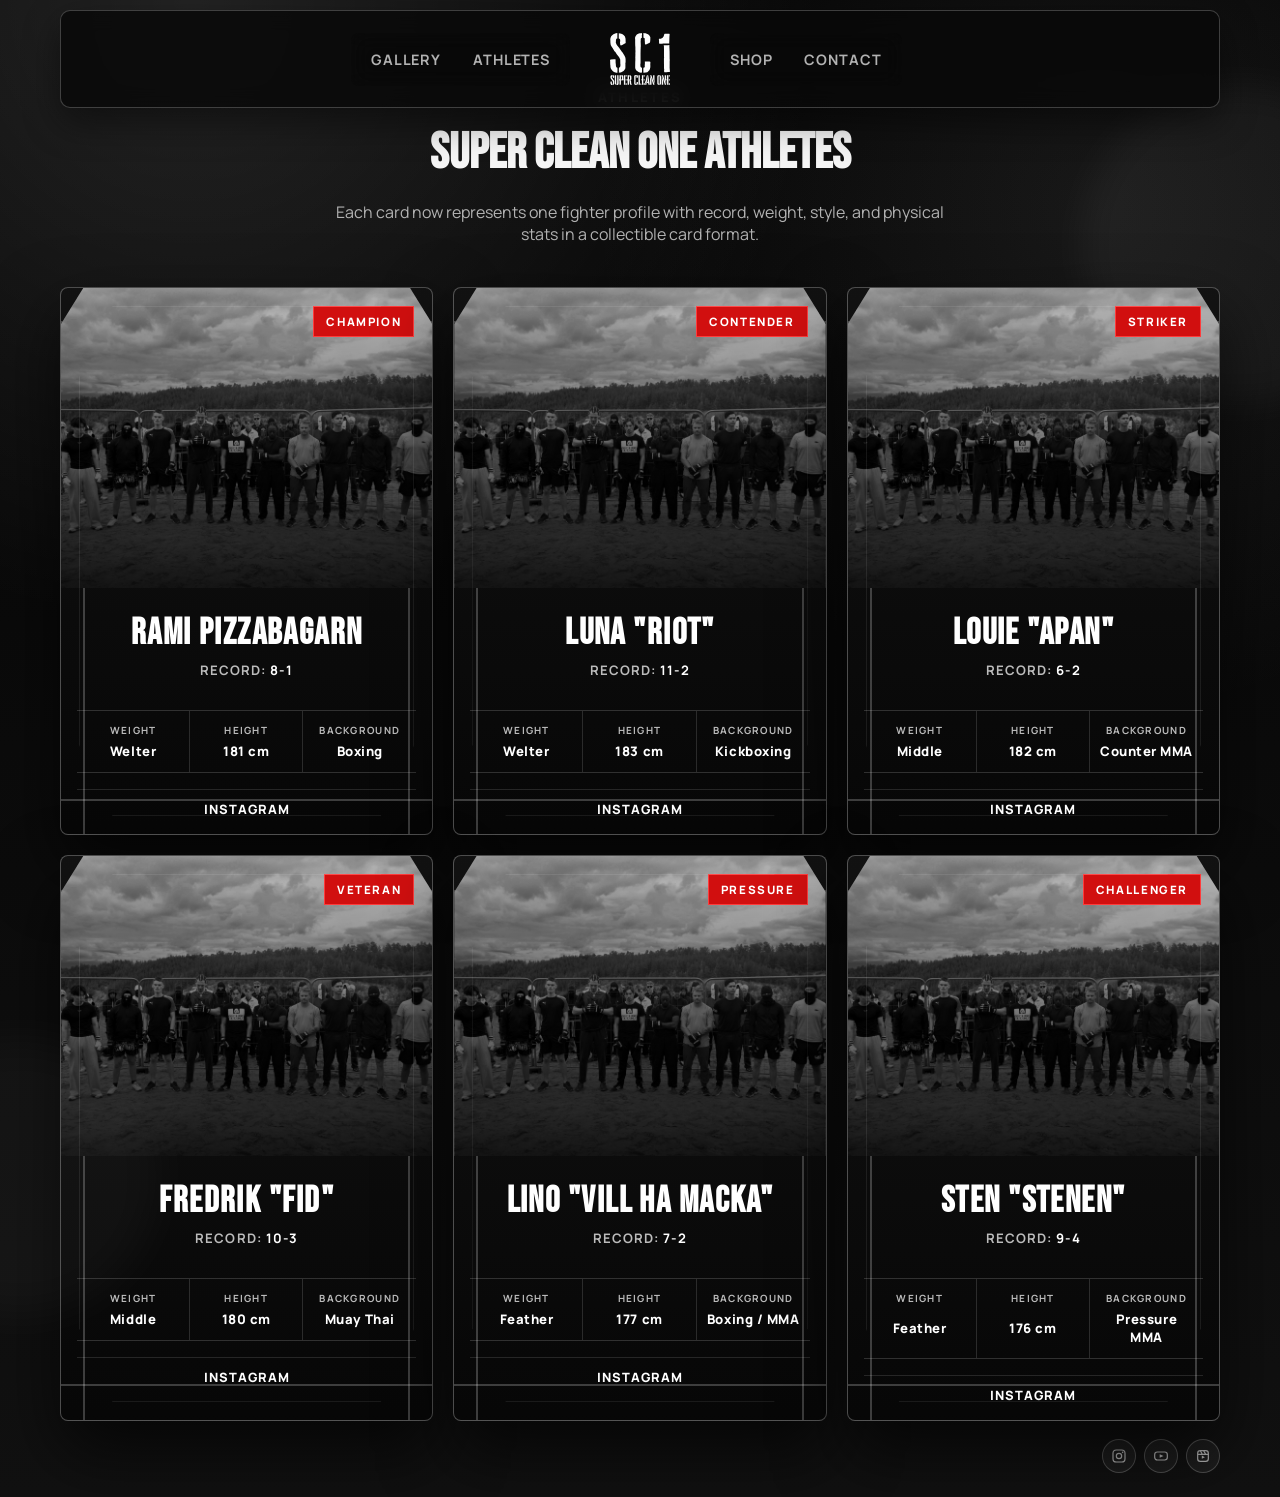
<file: athletes.html>
<!doctype html>
<html lang="en">
	<head>
		<meta charset="UTF-8" />
		<meta name="viewport" content="width=device-width, initial-scale=1.0" />
		<title>SC1 | Athletes</title>
		<meta
			name="description"
			content="SC1 athletes showcase with a brutalist MMA trading-card style UI mockup."
		/>
		<link rel="preconnect" href="https://fonts.googleapis.com" />
		<link rel="preconnect" href="https://fonts.gstatic.com" crossorigin />
		<link
			href="https://fonts.googleapis.com/css2?family=Bebas+Neue&family=Cinzel:wght@600;700;800&family=Manrope:wght@400;500;600;700;800&display=swap"
			rel="stylesheet"
		/>
		<link rel="stylesheet" href="style.css" />
		<link rel="icon" href="favicon.ico" type="image/x-icon" />
		<style>
			.athletes-shell {
				padding-top: 44px;
			}

			.athletes-shell .section-heading {
				justify-items: center;
				text-align: center;
			}

			.athletes-lead {
				margin: 14px auto 24px;
				max-width: 64ch;
				text-align: center;
			}

			.fight-card-grid {
				display: grid;
				grid-template-columns: repeat(3, minmax(0, 1fr));
				gap: 20px;
			}

			.fight-card-frame {
				position: relative;
				display: flex;
				flex-direction: column;
				min-height: 520px;
				border: 1px solid rgba(255, 255, 255, 0.28);
				border-radius: 8px;
				background: linear-gradient(180deg, rgba(18, 18, 18, 0.96), rgba(7, 7, 7, 0.98));
				box-shadow: 0 30px 70px rgba(0, 0, 0, 0.65);
				overflow: hidden;
			}

			.fight-card-frame::before {
				content: "";
				position: absolute;
				inset: 0;
				pointer-events: none;
				background:
					linear-gradient(90deg, transparent 0, transparent 6%, rgba(255, 255, 255, 0.22) 6%, rgba(255, 255, 255, 0.22) 6.5%, transparent 6.5%, transparent 93.5%, rgba(255, 255, 255, 0.22) 93.5%, rgba(255, 255, 255, 0.22) 94%, transparent 94%),
					linear-gradient(180deg, transparent 0, transparent 6%, rgba(255, 255, 255, 0.22) 6%, rgba(255, 255, 255, 0.22) 6.4%, transparent 6.4%, transparent 93.6%, rgba(255, 255, 255, 0.22) 93.6%, rgba(255, 255, 255, 0.22) 94%, transparent 94%);
			}

			.fight-card-frame::after {
				content: "";
				position: absolute;
				inset: 18px;
				border: 1px solid rgba(255, 255, 255, 0.08);
				clip-path: polygon(10% 0, 90% 0, 100% 14%, 100% 86%, 90% 100%, 10% 100%, 0 86%, 0 14%);
				pointer-events: none;
			}

			.fighter-portrait-wrap {
				position: relative;
				height: clamp(220px, 26vw, 300px);
				background: #080808;
				clip-path: polygon(6% 0, 94% 0, 100% 12%, 100% 100%, 0 100%, 0 12%);
			}

			.fighter-portrait {
				width: 100%;
				height: 100%;
				object-fit: cover;
				object-position: center 20%;
				filter: grayscale(1) contrast(1.08) brightness(0.9);
			}

			.portrait-vignette {
				position: absolute;
				inset: 0;
				background: linear-gradient(180deg, rgba(0, 0, 0, 0.16), rgba(0, 0, 0, 0.58) 68%, rgba(0, 0, 0, 0.86));
			}

			.champion-badge {
				position: absolute;
				top: 18px;
				right: 18px;
				margin: 0;
				padding: 7px 12px;
				border: 1px solid #ff3b3b;
				background: #d10f0f;
				color: #fff;
				font-size: 0.72rem;
				font-weight: 800;
				letter-spacing: 0.14em;
				text-transform: uppercase;
			}

			.fighter-summary {
				display: grid;
				align-content: center;
				justify-items: center;
				text-align: center;
				gap: 10px;
				min-height: 112px;
				padding: 18px 16px 10px;
			}

			.fighter-name {
				margin: 0;
				font-family: "Bebas Neue", Impact, sans-serif;
				font-size: clamp(1.5rem, 3.2vw, 2.25rem);
				letter-spacing: 0.04em;
				line-height: 0.95;
				color: #fff;
			}

			.fighter-record {
				margin: 0;
				color: #f2f2f2;
				font-size: 0.82rem;
				font-weight: 800;
				letter-spacing: 0.08em;
				text-transform: uppercase;
			}

			.fighter-record em {
				font-style: normal;
				color: #bcbcbc;
				font-weight: 700;
			}

			.fighter-record strong {
				color: #fff;
			}

			.stat-grid {
				display: grid;
				grid-template-columns: repeat(3, minmax(0, 1fr));
				border-top: 1px solid rgba(255, 255, 255, 0.16);
				border-bottom: 1px solid rgba(255, 255, 255, 0.16);
				margin: 10px 16px 16px;
			}

			.stat-cell {
				padding: 12px 10px;
				border-right: 1px solid rgba(255, 255, 255, 0.14);
				display: grid;
				gap: 5px;
				text-align: center;
			}

			.stat-cell:last-child {
				border-right: 0;
			}

			.stat-label {
				margin: 0;
				color: #bbbbbb;
				font-size: 0.62rem;
				font-weight: 700;
				letter-spacing: 0.13em;
				text-transform: uppercase;
			}

			.stat-value {
				margin: 0;
				color: #ffffff;
				font-size: 0.82rem;
				font-weight: 800;
				letter-spacing: 0.04em;
			}

			.fighter-social-row {
				display: flex;
				align-items: center;
				justify-content: center;
				gap: 10px;
				margin: 0 16px 16px;
				padding-top: 10px;
				border-top: 1px solid rgba(255, 255, 255, 0.12);
			}

			.fighter-social-label {
				display: none;
			}

			.fighter-social-link {
				color: #ffffff;
				font-size: 0.8rem;
				font-weight: 800;
				letter-spacing: 0.08em;
				text-transform: uppercase;
			}

			.fighter-social-link:hover {
				color: #dcdcdc;
			}

			.mockup-note {
				margin: 12px 0 0;
				color: #9e9e9e;
				font-size: 0.82rem;
				letter-spacing: 0.06em;
				text-transform: uppercase;
			}

			@media (max-width: 1100px) {
				.fight-card-grid {
					grid-template-columns: repeat(2, minmax(0, 1fr));
				}

				.fight-card-frame {
					min-height: 500px;
				}

				.fighter-portrait-wrap {
					height: clamp(230px, 32vw, 300px);
				}
			}

			@media (max-width: 900px) {
				.stat-grid {
					grid-template-columns: repeat(2, minmax(0, 1fr));
				}

				.stat-cell:nth-child(2n) {
					border-right: 0;
				}

				.stat-cell:nth-child(-n + 2) {
					border-bottom: 1px solid rgba(255, 255, 255, 0.14);
				}
			}

			@media (max-width: 760px) {
				.fight-card-frame {
					min-height: 0;
				}

				.fight-card-grid {
					grid-template-columns: 1fr;
				}

				.athletes-shell {
					padding-top: 28px;
				}

				.fight-card-grid {
					gap: 14px;
				}

				.champion-badge {
					top: 12px;
					right: 12px;
				}
			}
		</style>
	</head>
	<body>
		<div class="page-shell">
			<header class="site-header wrap">
				<nav class="site-nav site-nav-desktop site-nav-left" aria-label="Primary left">
					<a href="gallery.html">Gallery</a>
					<a class="active" href="athletes.html">Athletes</a>
				</nav>

				<a class="brand" href="index.html" aria-label="SC1 home">
					<img class="brand-logo" src="sc1.svg" alt="SC1 logo" />
				</a>

				<nav class="site-nav site-nav-desktop site-nav-right" aria-label="Primary right">
					<a href="webshop.html">Shop</a>
					<a href="contact.html">Contact</a>
				</nav>

				<button class="nav-toggle" type="button" aria-expanded="false" aria-controls="primaryNav" aria-label="Toggle navigation menu">
					<span class="nav-toggle-icon" aria-hidden="true"></span>
					<span class="nav-toggle-label">Menu</span>
				</button>

				<nav class="site-nav" id="primaryNav" aria-label="Primary mobile">
					<button class="menu-close" type="button" aria-label="Close navigation menu">
						<span aria-hidden="true">Close</span>
					</button>
					<a href="gallery.html">Gallery</a>
					<a class="active" href="athletes.html">Athletes</a>
					<a href="webshop.html">Shop</a>
					<a href="contact.html">Contact</a>
				</nav>
			</header>

			<main id="top" class="athletes-shell">
				<section class="section wrap" aria-labelledby="athletes-title">
					<div class="section-heading">
						<p class="eyebrow">Athletes</p>
						<h2 id="athletes-title">Super Clean One Athletes</h2>
						<p class="athletes-lead">Each card now represents one fighter profile with record, weight, style, and physical stats in a collectible card format.</p>
					</div>

					<div class="fight-card-grid">
						<article class="fight-card-frame" aria-label="Rami Northside fighter card">
							<div class="fighter-portrait-wrap">
								<img class="fighter-portrait" src="sc3.jpg" alt="Rami Northside fighter portrait" />
								<div class="portrait-vignette" aria-hidden="true"></div>
								<p class="champion-badge">Champion</p>
							</div>

							<div class="fighter-summary">
								<h3 class="fighter-name">RAMI PizzabagarN</h3>
								<p class="fighter-record"><em>Record:</em> <strong>8-1</strong></p>
							</div>

							<div class="stat-grid" role="list" aria-label="Fighter statistics">
								<div class="stat-cell" role="listitem"><p class="stat-label">Weight</p><p class="stat-value">Welter</p></div>
								<div class="stat-cell" role="listitem"><p class="stat-label">Height</p><p class="stat-value">181 cm</p></div>
								<div class="stat-cell" role="listitem"><p class="stat-label">Background</p><p class="stat-value">Boxing</p></div>
							</div>
							<div class="fighter-social-row">
								<p class="fighter-social-label">Social Media</p>
								<a class="fighter-social-link" href="https://www.instagram.com/sc1simon" target="_blank" rel="noopener noreferrer">Instagram</a>
							</div>
						</article>

						<article class="fight-card-frame" aria-label="Leon Riot fighter card">
							<div class="fighter-portrait-wrap">
								<img class="fighter-portrait" src="sc3.jpg" style="object-position: center 38%;" alt="Leon Riot fighter portrait" />
								<div class="portrait-vignette" aria-hidden="true"></div>
								<p class="champion-badge">Contender</p>
							</div>

							<div class="fighter-summary">
								<h3 class="fighter-name">Luna "RIOT"</h3>
								<p class="fighter-record"><em>Record:</em> <strong>11-2</strong></p>
							</div>

							<div class="stat-grid" role="list" aria-label="Fighter statistics">
								<div class="stat-cell" role="listitem"><p class="stat-label">Weight</p><p class="stat-value">Welter</p></div>
								<div class="stat-cell" role="listitem"><p class="stat-label">Height</p><p class="stat-value">183 cm</p></div>
								<div class="stat-cell" role="listitem"><p class="stat-label">Background</p><p class="stat-value">Kickboxing</p></div>
							</div>
							<div class="fighter-social-row">
								<p class="fighter-social-label">Social Media</p>
								<a class="fighter-social-link" href="https://www.instagram.com/sc1simon" target="_blank" rel="noopener noreferrer">Instagram</a>
							</div>
						</article>

						<article class="fight-card-frame" aria-label="Isak Breakout fighter card">
							<div class="fighter-portrait-wrap">
								<img class="fighter-portrait" src="sc3.jpg" style="object-position: center 46%;" alt="Isak Breakout fighter portrait" />
								<div class="portrait-vignette" aria-hidden="true"></div>
								<p class="champion-badge">Striker</p>
							</div>

							<div class="fighter-summary">
								<h3 class="fighter-name">Louie "Apan"</h3>
								<p class="fighter-record"><em>Record:</em> <strong>6-2</strong></p>
							</div>

							<div class="stat-grid" role="list" aria-label="Fighter statistics">
								<div class="stat-cell" role="listitem"><p class="stat-label">Weight</p><p class="stat-value">Middle</p></div>
								<div class="stat-cell" role="listitem"><p class="stat-label">Height</p><p class="stat-value">182 cm</p></div>
								<div class="stat-cell" role="listitem"><p class="stat-label">Background</p><p class="stat-value">Counter MMA</p></div>
							</div>
							<div class="fighter-social-row">
								<p class="fighter-social-label">Social Media</p>
								<a class="fighter-social-link" href="https://www.instagram.com/sc1simon" target="_blank" rel="noopener noreferrer">Instagram</a>
							</div>
						</article>

						<article class="fight-card-frame" aria-label="Milan Blackline fighter card">
							<div class="fighter-portrait-wrap">
								<img class="fighter-portrait" src="sc3.jpg" style="object-position: center 54%;" alt="Milan Blackline fighter portrait" />
								<div class="portrait-vignette" aria-hidden="true"></div>
								<p class="champion-badge">Veteran</p>
							</div>

							<div class="fighter-summary">
								<h3 class="fighter-name">Fredrik "Fid"</h3>
								<p class="fighter-record"><em>Record:</em> <strong>10-3</strong></p>
							</div>

							<div class="stat-grid" role="list" aria-label="Fighter statistics">
								<div class="stat-cell" role="listitem"><p class="stat-label">Weight</p><p class="stat-value">Middle</p></div>
								<div class="stat-cell" role="listitem"><p class="stat-label">Height</p><p class="stat-value">180 cm</p></div>
								<div class="stat-cell" role="listitem"><p class="stat-label">Background</p><p class="stat-value">Muay Thai</p></div>
							</div>
							<div class="fighter-social-row">
								<p class="fighter-social-label">Social Media</p>
								<a class="fighter-social-link" href="https://www.instagram.com/sc1simon" target="_blank" rel="noopener noreferrer">Instagram</a>
							</div>
						</article>

						<article class="fight-card-frame" aria-label="Alex Cold Cut fighter card">
							<div class="fighter-portrait-wrap">
								<img class="fighter-portrait" src="sc3.jpg" style="object-position: center 62%;" alt="Alex Cold Cut fighter portrait" />
								<div class="portrait-vignette" aria-hidden="true"></div>
								<p class="champion-badge">Pressure</p>
							</div>

							<div class="fighter-summary">
								<h3 class="fighter-name">Lino "vill ha macka"</h3>
								<p class="fighter-record"><em>Record:</em> <strong>7-2</strong></p>
							</div>

							<div class="stat-grid" role="list" aria-label="Fighter statistics">
								<div class="stat-cell" role="listitem"><p class="stat-label">Weight</p><p class="stat-value">Feather</p></div>
								<div class="stat-cell" role="listitem"><p class="stat-label">Height</p><p class="stat-value">177 cm</p></div>
								<div class="stat-cell" role="listitem"><p class="stat-label">Background</p><p class="stat-value">Boxing / MMA</p></div>
							</div>
							<div class="fighter-social-row">
								<p class="fighter-social-label">Social Media</p>
								<a class="fighter-social-link" href="https://www.instagram.com/sc1simon" target="_blank" rel="noopener noreferrer">Instagram</a>
							</div>
						</article>

						<article class="fight-card-frame" aria-label="Deni Pressure fighter card">
							<div class="fighter-portrait-wrap">
								<img class="fighter-portrait" src="sc3.jpg" style="object-position: center 70%;" alt="Deni Pressure fighter portrait" />
								<div class="portrait-vignette" aria-hidden="true"></div>
								<p class="champion-badge">Challenger</p>
							</div>

							<div class="fighter-summary">
								<h3 class="fighter-name">Sten "stenen"</h3>
								<p class="fighter-record"><em>Record:</em> <strong>9-4</strong></p>
							</div>

							<div class="stat-grid" role="list" aria-label="Fighter statistics">
								<div class="stat-cell" role="listitem"><p class="stat-label">Weight</p><p class="stat-value">Feather</p></div>
								<div class="stat-cell" role="listitem"><p class="stat-label">Height</p><p class="stat-value">176 cm</p></div>
								<div class="stat-cell" role="listitem"><p class="stat-label">Background</p><p class="stat-value">Pressure MMA</p></div>
							</div>
							<div class="fighter-social-row">
								<p class="fighter-social-label">Social Media</p>
								<a class="fighter-social-link" href="https://www.instagram.com/sc1simon" target="_blank" rel="noopener noreferrer">Instagram</a>
							</div>
						</article>
					</div>
				</section>
			</main>

			<footer class="site-footer wrap" aria-label="Social media">
				<div class="site-footer-social">
					<a class="site-footer-btn" href="https://www.instagram.com/sc1simon" target="_blank" rel="noopener noreferrer" aria-label="Instagram">
						<svg viewBox="0 0 24 24" aria-hidden="true" focusable="false">
							<rect x="3" y="3" width="18" height="18" rx="5"></rect>
							<circle cx="12" cy="12" r="4"></circle>
							<circle cx="17.5" cy="6.5" r="1.2" fill="currentColor" stroke="none"></circle>
						</svg>
					</a>
					<a class="site-footer-btn" href="https://www.youtube.com/@sc1simon" target="_blank" rel="noopener noreferrer" aria-label="YouTube">
						<svg viewBox="0 0 24 24" aria-hidden="true" focusable="false">
							<rect x="2.5" y="6" width="19" height="12" rx="4"></rect>
							<path d="M10 9.2L15.8 12L10 14.8Z" fill="currentColor" stroke="none"></path>
						</svg>
					</a>
					<a class="site-footer-btn" href="https://www.instagram.com/sc1simon/reels/" target="_blank" rel="noopener noreferrer" aria-label="Instagram Reels">
						<svg viewBox="0 0 24 24" aria-hidden="true" focusable="false">
							<rect x="4" y="4" width="16" height="16" rx="4"></rect>
							<path d="M4 9.5H20M8 4L11 9.5M13 4L16 9.5"></path>
							<path d="M10.2 11.4L14.8 13.8L10.2 16.2Z" fill="currentColor" stroke="none"></path>
						</svg>
					</a>
				</div>
			</footer>
		</div>

		<script src="sc1-config.js"></script>
		<script src="app.js"></script>
	</body>
</html>
</file>
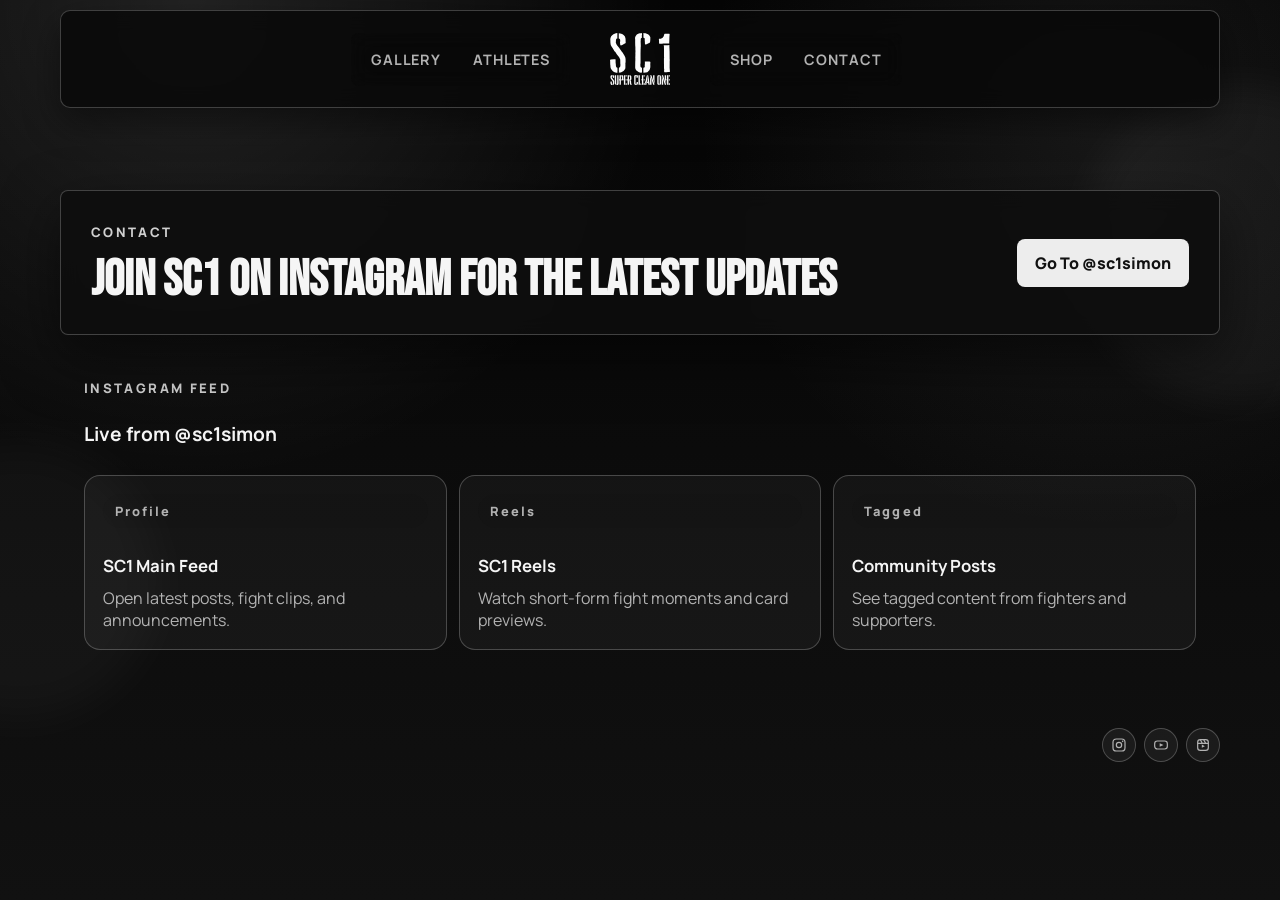
<file: contact.html>
<!doctype html>
<html lang="en">
  <head>
    <meta charset="UTF-8" />
    <meta name="viewport" content="width=device-width, initial-scale=1.0" />
    <title>SC1 | Contact</title>
    <meta
      name="description"
      content="Contact SC1 and follow the latest updates through our official Instagram channels."
    />
    <link rel="preconnect" href="https://fonts.googleapis.com" />
    <link rel="preconnect" href="https://fonts.gstatic.com" crossorigin />
    <link
      href="https://fonts.googleapis.com/css2?family=Bebas+Neue&family=Cinzel:wght@600;700;800&family=Manrope:wght@400;500;600;700;800&display=swap"
      rel="stylesheet"
    />
    <link rel="stylesheet" href="style.css" />
    <link rel="icon" href="favicon.ico" type="image/x-icon" />
  </head>
  <body>
    <div class="page-shell">
      <header class="site-header wrap">
        <nav class="site-nav site-nav-desktop site-nav-left" aria-label="Primary left">
          <a href="gallery.html">Gallery</a>
          <a href="athletes.html">Athletes</a>
        </nav>

        <a class="brand" href="index.html" aria-label="SC1 home">
          <img class="brand-logo" src="sc1.svg" alt="SC1 logo" />
        </a>

        <nav class="site-nav site-nav-desktop site-nav-right" aria-label="Primary right">
          <a href="webshop.html">Shop</a>
          <a class="active" href="contact.html">Contact</a>
        </nav>

        <button class="nav-toggle" type="button" aria-expanded="false" aria-controls="primaryNav" aria-label="Toggle navigation menu">
          <span class="nav-toggle-icon" aria-hidden="true"></span>
          <span class="nav-toggle-label">Menu</span>
        </button>

        <nav class="site-nav" id="primaryNav" aria-label="Primary mobile">
          <button class="menu-close" type="button" aria-label="Close navigation menu">
            <span aria-hidden="true">Close</span>
          </button>
          <a href="gallery.html">Gallery</a>
          <a href="athletes.html">Athletes</a>
          <a href="webshop.html">Shop</a>
          <a class="active" href="contact.html">Contact</a>
        </nav>
      </header>

      <main id="top">
        <section class="section wrap" id="contact">
          <div class="cta-panel">
            <div>
              <p class="eyebrow">Contact</p>
              <h2>JOIN SC1 ON INSTAGRAM FOR THE LATEST UPDATES</h2>
            </div>
            <div class="contact-cta-actions">
              <a class="button button-primary" href="https://www.instagram.com/sc1simon" target="_blank" rel="noopener noreferrer">Go To @sc1simon</a>
            </div>
          </div>

          <div class="instagram-feed panel">
            <div class="section-heading">
              <p class="eyebrow">Instagram Feed</p>
              <h3>Live from @sc1simon</h3>
            </div>

            <div class="instagram-grid">
              <a class="instagram-tile" href="https://www.instagram.com/sc1simon/" target="_blank" rel="noopener noreferrer">
                <span class="pill">Profile</span>
                <strong>SC1 Main Feed</strong>
                <span>Open latest posts, fight clips, and announcements.</span>
              </a>

              <a class="instagram-tile" href="https://www.instagram.com/sc1simon/reels/" target="_blank" rel="noopener noreferrer">
                <span class="pill">Reels</span>
                <strong>SC1 Reels</strong>
                <span>Watch short-form fight moments and card previews.</span>
              </a>

              <a class="instagram-tile" href="https://www.instagram.com/sc1simon/tagged/" target="_blank" rel="noopener noreferrer">
                <span class="pill">Tagged</span>
                <strong>Community Posts</strong>
                <span>See tagged content from fighters and supporters.</span>
              </a>
            </div>
          </div>
        </section>
      </main>

      <footer class="site-footer wrap" aria-label="Social media">
        <div class="site-footer-social">
          <a class="site-footer-btn" href="https://www.instagram.com/sc1simon" target="_blank" rel="noopener noreferrer" aria-label="Instagram">
            <svg viewBox="0 0 24 24" aria-hidden="true" focusable="false">
              <rect x="3" y="3" width="18" height="18" rx="5"></rect>
              <circle cx="12" cy="12" r="4"></circle>
              <circle cx="17.5" cy="6.5" r="1.2" fill="currentColor" stroke="none"></circle>
            </svg>
          </a>
          <a class="site-footer-btn" href="https://www.youtube.com/@sc1simon" target="_blank" rel="noopener noreferrer" aria-label="YouTube">
            <svg viewBox="0 0 24 24" aria-hidden="true" focusable="false">
              <rect x="2.5" y="6" width="19" height="12" rx="4"></rect>
              <path d="M10 9.2L15.8 12L10 14.8Z" fill="currentColor" stroke="none"></path>
            </svg>
          </a>
          <a class="site-footer-btn" href="https://www.instagram.com/sc1simon/reels/" target="_blank" rel="noopener noreferrer" aria-label="Instagram Reels">
            <svg viewBox="0 0 24 24" aria-hidden="true" focusable="false">
              <rect x="4" y="4" width="16" height="16" rx="4"></rect>
              <path d="M4 9.5H20M8 4L11 9.5M13 4L16 9.5"></path>
              <path d="M10.2 11.4L14.8 13.8L10.2 16.2Z" fill="currentColor" stroke="none"></path>
            </svg>
          </a>
        </div>
      </footer>
    </div>

    <script src="sc1-config.js"></script>
    <script src="app.js"></script>
  </body>
</html>
</file>
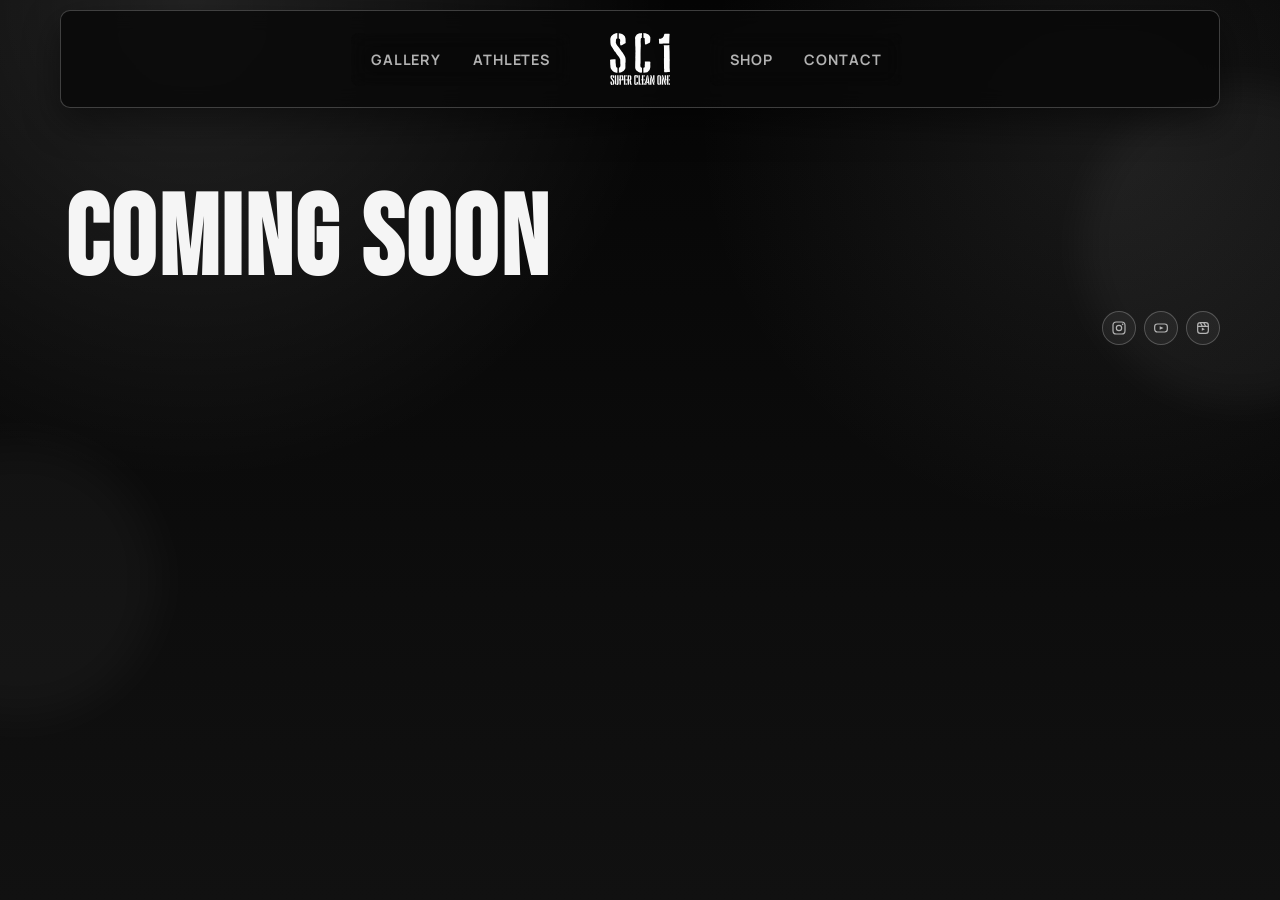
<file: gallery.html>
<!doctype html>
<html lang="en">
	<head>
		<meta charset="UTF-8" />
		<meta name="viewport" content="width=device-width, initial-scale=1.0" />
		<title>SC1 | Gallery</title>
		<meta
			name="description"
			content="SC1 gallery page. New media and highlights will be added soon."
		/>
		<link rel="preconnect" href="https://fonts.googleapis.com" />
		<link rel="preconnect" href="https://fonts.gstatic.com" crossorigin />
		<link
			href="https://fonts.googleapis.com/css2?family=Bebas+Neue&family=Cinzel:wght@600;700;800&family=Manrope:wght@400;500;600;700;800&display=swap"
			rel="stylesheet"
		/>
		<link rel="stylesheet" href="style.css" />
		<link rel="icon" href="favicon.ico" type="image/x-icon" />
	</head>
	<body>
		<div class="page-shell">
			<header class="site-header wrap">
				<nav class="site-nav site-nav-desktop site-nav-left" aria-label="Primary left">
					<a class="active" href="gallery.html">Gallery</a>
					<a href="athletes.html">Athletes</a>
				</nav>

				<a class="brand" href="index.html" aria-label="SC1 home">
					<img class="brand-logo" src="sc1.svg" alt="SC1 logo" />
				</a>

				<nav class="site-nav site-nav-desktop site-nav-right" aria-label="Primary right">
					<a href="webshop.html">Shop</a>
					<a href="contact.html">Contact</a>
				</nav>

				<button class="nav-toggle" type="button" aria-expanded="false" aria-controls="primaryNav" aria-label="Toggle navigation menu">
					<span class="nav-toggle-icon" aria-hidden="true"></span>
					<span class="nav-toggle-label">Menu</span>
				</button>

				<nav class="site-nav" id="primaryNav" aria-label="Primary mobile">
					<button class="menu-close" type="button" aria-label="Close navigation menu">
						<span aria-hidden="true">Close</span>
					</button>
					<a class="active" href="gallery.html">Gallery</a>
					<a href="athletes.html">Athletes</a>
					<a href="webshop.html">Shop</a>
					<a href="contact.html">Contact</a>
				</nav>
			</header>

			<main id="top">
				<section class="section wrap" aria-labelledby="gallery-title">
					<h1 id="gallery-title" style="text-align: center; margin: 0;">COMING SOON</h1>
				</section>
			</main>

			<footer class="site-footer wrap" aria-label="Social media">
				<div class="site-footer-social">
					<a class="site-footer-btn" href="https://www.instagram.com/sc1simon" target="_blank" rel="noopener noreferrer" aria-label="Instagram">
						<svg viewBox="0 0 24 24" aria-hidden="true" focusable="false">
							<rect x="3" y="3" width="18" height="18" rx="5"></rect>
							<circle cx="12" cy="12" r="4"></circle>
							<circle cx="17.5" cy="6.5" r="1.2" fill="currentColor" stroke="none"></circle>
						</svg>
					</a>
					<a class="site-footer-btn" href="https://www.youtube.com/@sc1simon" target="_blank" rel="noopener noreferrer" aria-label="YouTube">
						<svg viewBox="0 0 24 24" aria-hidden="true" focusable="false">
							<rect x="2.5" y="6" width="19" height="12" rx="4"></rect>
							<path d="M10 9.2L15.8 12L10 14.8Z" fill="currentColor" stroke="none"></path>
						</svg>
					</a>
					<a class="site-footer-btn" href="https://www.instagram.com/sc1simon/reels/" target="_blank" rel="noopener noreferrer" aria-label="Instagram Reels">
						<svg viewBox="0 0 24 24" aria-hidden="true" focusable="false">
							<rect x="4" y="4" width="16" height="16" rx="4"></rect>
							<path d="M4 9.5H20M8 4L11 9.5M13 4L16 9.5"></path>
							<path d="M10.2 11.4L14.8 13.8L10.2 16.2Z" fill="currentColor" stroke="none"></path>
						</svg>
					</a>
				</div>
			</footer>
		</div>

		<script src="sc1-config.js"></script>
		<script src="app.js"></script>
	</body>
</html>
</file>
<file: style.css>
:root {
  --bg: #050505;
  --paper: rgba(14, 14, 14, 0.9);
  --ink: #f5f5f5;
  --muted: #b2b2b2;
  --line: rgba(255, 255, 255, 0.22);
  --accent: #dcdcdc;
  --accent-dark: #7a7a7a;
  --shadow: 0 22px 56px rgba(0, 0, 0, 0.5);
  --radius: 8px;
}

* {
  box-sizing: border-box;
}

html {
  scroll-behavior: smooth;
}

body {
  margin: 0;
  font-family: "Manrope", "Segoe UI", sans-serif;
  color: var(--ink);
  background:
    radial-gradient(circle at 15% 0%, rgba(255, 255, 255, 0.12), transparent 34%),
    radial-gradient(circle at 86% 14%, rgba(180, 180, 180, 0.1), transparent 30%),
    linear-gradient(180deg, #050505 0%, #111111 100%);
}

a {
  color: inherit;
  text-decoration: none;
}

.page-shell {
  position: relative;
  min-height: 100vh;
  overflow-x: hidden;
}

.page-shell::before,
.page-shell::after {
  content: "";
  position: absolute;
  inset: auto;
  pointer-events: none;
}

.page-shell::before {
  top: 84px;
  right: -120px;
  width: 320px;
  height: 320px;
  border-radius: 50%;
  background: rgba(255, 255, 255, 0.04);
  filter: blur(18px);
}

.page-shell::after {
  left: -120px;
  bottom: 180px;
  width: 280px;
  height: 280px;
  border-radius: 50%;
  background: rgba(255, 255, 255, 0.03);
  filter: blur(22px);
}

.wrap {
  width: min(1160px, calc(100vw - 40px));
  margin: 0 auto;
}

.file-notice {
  position: sticky;
  top: 0;
  z-index: 40;
  border-bottom: 1px solid var(--line);
  background: rgba(8, 8, 8, 0.94);
  backdrop-filter: blur(12px);
}

.file-notice-inner {
  display: flex;
  justify-content: space-between;
  align-items: center;
  gap: 16px;
  padding: 12px 0;
}

.file-notice strong {
  color: var(--ink);
}

.file-notice a {
  display: inline-flex;
  align-items: center;
  justify-content: center;
  min-height: 40px;
  padding: 0 14px;
  border: 1px solid var(--line);
  border-radius: 999px;
  background: rgba(255, 255, 255, 0.08);
  color: var(--ink);
  font-weight: 800;
}

.site-footer {
  padding: 18px 0 24px;
}

.site-footer-social {
  display: flex;
  justify-content: flex-end;
  align-items: center;
  gap: 8px;
}

.site-footer-btn {
  display: inline-flex;
  align-items: center;
  justify-content: center;
  min-height: 34px;
  min-width: 34px;
  padding: 0;
  border: 1px solid var(--line);
  border-radius: 999px;
  background: rgba(255, 255, 255, 0.05);
  color: var(--muted);
  transition: color 0.24s ease, border-color 0.24s ease, transform 0.24s ease, background 0.24s ease;
}

.site-footer-btn svg {
  width: 16px;
  height: 16px;
  display: block;
  stroke: currentColor;
  stroke-width: 1.8;
  fill: none;
}

.site-footer-btn:hover {
  color: var(--ink);
  border-color: rgba(255, 255, 255, 0.42);
  background: rgba(255, 255, 255, 0.1);
  transform: translateY(-1px);
}

.site-header {
  display: flex;
  justify-content: space-between;
  align-items: center;
  gap: 24px;
  padding: 20px 0 0;
  z-index: 35;
  transition:
    width 0.32s ease,
    top 0.32s ease,
    left 0.32s ease,
    transform 0.32s ease,
    border-radius 0.32s ease,
    padding 0.32s ease,
    background 0.32s ease,
    box-shadow 0.32s ease,
    border-color 0.32s ease;
}

main {
  padding-top: 0;
}

.brand {
  display: inline-flex;
  align-items: center;
  gap: 14px;
}

.brand-logo {
  width: 68px;
  height: 68px;
  border-radius: 8px;
  object-fit: contain;
  padding: 4px;
  display: block;
}

.brand-mark {
  display: inline-flex;
  align-items: center;
  justify-content: center;
  width: 68px;
  height: 68px;
  border-radius: 8px;
  background: #f1f1f1;
  color: #111;
  font-family: "Bebas Neue", Impact, sans-serif;
  font-size: 2rem;
  letter-spacing: 0.08em;
}

.brand-copy {
  font-weight: 800;
  letter-spacing: 0.02em;
}

.site-nav {
  display: inline-flex;
  gap: 8px;
  padding: 8px;
  border: 0;
  border-radius: 8px;
  background: transparent;
  backdrop-filter: blur(10px);
  box-shadow: none;
}

.site-nav-desktop {
  display: none;
}

#primaryNav {
  display: none;
}

.site-nav-right {
  justify-self: end;
}

.site-nav a {
  padding: 9px 12px;
  border-radius: 6px;
  border: 0;
  background: transparent;
  color: var(--muted);
  position: relative;
  overflow: hidden;
  transition: transform 0.24s ease, color 0.24s ease, text-shadow 0.24s ease, filter 0.24s ease;
  font-weight: 700;
  text-transform: uppercase;
  letter-spacing: 0.06em;
  font-size: 0.9rem;
}

.site-nav a::after {
  content: "";
  position: absolute;
  left: 10px;
  right: 10px;
  bottom: 4px;
  height: 2px;
  background: linear-gradient(90deg, transparent, rgba(255, 255, 255, 0.95), transparent);
  transform: scaleX(0.2);
  opacity: 0;
  transition: transform 0.26s ease, opacity 0.26s ease;
}

.site-nav a:hover {
  background: transparent;
  color: var(--ink);
  transform: translateY(-2px) scale(1.07);
  filter: brightness(1.3);
  text-shadow: 0 0 10px rgba(255, 255, 255, 0.65), 0 0 22px rgba(255, 255, 255, 0.35);
}

.site-nav a:hover::after {
  transform: scaleX(1);
  opacity: 1;
}

.site-nav .nav-cta {
  display: inline-flex;
}

.menu-close {
  display: none;
}

.nav-toggle {
  display: none;
  align-items: center;
  justify-content: center;
  min-height: 46px;
  padding: 0 16px;
  border: 1px solid var(--line);
  border-radius: 8px;
  background: rgba(255, 255, 255, 0.06);
  color: var(--ink);
  font: inherit;
  font-weight: 800;
  cursor: pointer;
}

.hero {
  position: relative;
  display: grid;
  grid-template-columns: minmax(0, 1fr);
  gap: 24px;
  align-items: stretch;
  padding: 48px 0 20px;
}

.hero-video {
  min-height: 720px;
  padding: 0 0 24px;
  border-radius: 12px;
  overflow: hidden;
}

.hero-media {
  position: absolute;
  inset: 0;
  background: #050505;
}

.hero-media-video {
  width: 100%;
  height: 100%;
  border: 0;
  object-fit: cover;
  object-position: center 30%;
  display: block;
}

.hero-media-overlay {
  position: absolute;
  top: 0;
  left: 0;
  width: 100%;
  height: 44%;
  background:
    linear-gradient(180deg, rgba(6, 6, 6, 0.7), rgba(30, 30, 30, 0.42) 58%, rgba(6, 6, 6, 0));
}

.hero-floating-title {
  position: absolute;
  top: clamp(44px, 9vw, 120px);
  left: 50%;
  margin: 0;
  z-index: 2;
  pointer-events: none;
  transform: translateX(-50%);
  font-family: "Cinzel", "Times New Roman", serif;
  font-size: clamp(2.1rem, 6.5vw, 5.2rem);
  line-height: 0.95;
  letter-spacing: 0.08em;
  text-transform: uppercase;
  color: rgba(252, 252, 252, 0.96);
  -webkit-text-stroke: 0.4px rgba(18, 18, 18, 0.55);
  text-shadow:
    0 1px 0 rgba(24, 24, 24, 0.95),
    0 2px 0 rgba(21, 21, 21, 0.9),
    0 3px 0 rgba(18, 18, 18, 0.85),
    0 7px 14px rgba(0, 0, 0, 0.55),
    0 14px 28px rgba(0, 0, 0, 0.42),
    0 0 30px rgba(255, 255, 255, 0.26);
  mix-blend-mode: screen;
  animation: heroTitleFloat 4.6s ease-in-out infinite;
}

@keyframes heroTitleFloat {
  0%,
  100% {
    transform: translateX(-50%) translateY(0);
    opacity: 0.92;
  }

  50% {
    transform: translateX(-50%) translateY(-10px);
    opacity: 1;
  }
}

.hero-copy,
.feature-card,
.format-card,
.quote-panel,
.stack-item,
.cta-panel {
  border: 1px solid var(--line);
  border-radius: var(--radius);
  background: var(--paper);
  box-shadow: var(--shadow);
  backdrop-filter: blur(10px);
}

.hero-copy {
  position: relative;
  z-index: 1;
  padding: clamp(24px, 3.2vw, 42px);
  min-height: auto;
  width: 100%;
  display: grid;
  align-self: start;
  align-content: start;
  justify-items: center;
  text-align: center;
  max-width: 100%;
  justify-self: stretch;
  background: linear-gradient(180deg, rgba(18, 18, 18, 0.62), rgba(18, 18, 18, 0.52));
}

.hero-copy h1 {
  font-size: clamp(2rem, 5.6vw, 3.8rem);
  max-width: none;
  white-space: nowrap;
  margin-inline: auto;
}

.eyebrow {
  margin: 0 0 14px;
  color: #d0d0d0;
  font-size: 0.82rem;
  font-weight: 800;
  letter-spacing: 0.18em;
  text-transform: uppercase;
}

h1,
h2,
h3,
strong {
  color: var(--ink);
}

h1,
h2,
h3 {
  margin: 0;
  white-space: pre-line;
}

h1 {
  max-width: 11ch;
  font-family: "Bebas Neue", Impact, sans-serif;
  font-size: clamp(4rem, 10vw, 7rem);
  line-height: 0.92;
  letter-spacing: 0.02em;
  text-transform: uppercase;
}

h2 {
  font-family: "Bebas Neue", Impact, sans-serif;
  font-size: clamp(2rem, 4vw, 3.1rem);
  line-height: 0.95;
  text-transform: uppercase;
}

h3 {
  font-size: 1.2rem;
  margin-bottom: 10px;
}

p,
span {
  color: var(--muted);
  white-space: pre-line;
}

.hero-text,
.feature-card p,
.format-card p,
.quote-panel p,
.cta-panel p,
.stack-item span {
  line-height: 1.7;
}

.hero-text {
  max-width: 60ch;
  margin: 18px 0 0;
  font-size: 1.08rem;
}

.hero-actions {
  display: flex;
  gap: 12px;
  flex-wrap: nowrap;
  margin-top: 0;
  justify-content: space-between;
  align-items: flex-end;
  position: absolute;
  left: clamp(12px, 2vw, 24px);
  right: clamp(12px, 2vw, 24px);
  bottom: clamp(12px, 2vw, 24px);
  z-index: 3;
  pointer-events: none;
}

.hero-actions .button {
  pointer-events: auto;
}

.hero-actions .button-right {
  margin-left: auto;
  background: #ededed;
  border-color: #ededed;
  color: #111;
}

.button {
  display: inline-flex;
  align-items: center;
  justify-content: center;
  min-height: 48px;
  padding: 0 18px;
  border-radius: 8px;
  font-weight: 800;
  position: relative;
  overflow: hidden;
  transition: transform 0.22s ease, background 0.22s ease, border-color 0.22s ease, box-shadow 0.22s ease, filter 0.22s ease;
}

.button::after {
  content: "";
  position: absolute;
  top: -120%;
  left: -40%;
  width: 36%;
  height: 340%;
  background: linear-gradient(180deg, transparent, rgba(255, 255, 255, 0.7), transparent);
  transform: rotate(20deg) translateX(-220%);
  transition: transform 0.45s ease;
  pointer-events: none;
}

.button:hover {
  transform: translateY(-5px) scale(1.08);
  filter: brightness(1.22) saturate(1.14);
  box-shadow: 0 0 0 1px rgba(255, 255, 255, 0.28), 0 18px 42px rgba(255, 255, 255, 0.34);
}

.button:hover::after {
  transform: rotate(20deg) translateX(520%);
}

.button-primary {
  background: #ededed;
  color: #111;
}

.button-secondary {
  border: 1px solid var(--line);
  background: rgba(255, 255, 255, 0.06);
}

.button-secondary:hover {
  border-color: rgba(255, 255, 255, 0.25);
}

.button:active {
  transform: translateY(-2px) scale(1.03);
}

.section {
  padding: 44px 0 0;
}

.section-heading {
  display: grid;
  gap: 10px;
  margin-bottom: 18px;
}

.feature-grid {
  display: grid;
  grid-template-columns: 1.2fr 1fr 1fr;
  gap: 18px;
}

.fight-grid {
  display: grid;
  grid-template-columns: 1.15fr 1fr 1fr;
  gap: 18px;
}

.live-stream-layout {
  display: grid;
  grid-template-columns: 1.45fr 1fr;
  gap: 18px;
  align-items: stretch;
}

.livestream-window,
.live-card-panel {
  border: 1px solid var(--line);
  border-radius: var(--radius);
  background: var(--paper);
  box-shadow: var(--shadow);
  backdrop-filter: blur(10px);
}

.live-side-rail {
  display: grid;
  grid-template-rows: auto 1fr;
  gap: 14px;
  min-height: 100%;
}

.livestream-window {
  display: grid;
  gap: 14px;
  padding: 20px;
  background: linear-gradient(180deg, rgba(30, 30, 30, 0.94), rgba(14, 14, 14, 0.92));
}

.livestream-head {
  display: flex;
  justify-content: space-between;
  align-items: center;
  gap: 12px;
}

.livestream-head strong {
  font-size: 1rem;
  letter-spacing: 0.04em;
}

.livestream-frame-wrap {
  border-radius: 16px;
  overflow: hidden;
  border: 1px solid var(--line);
  background: #000;
  aspect-ratio: 16 / 9;
}

.livestream-frame {
  width: 100%;
  height: 100%;
  border: 0;
  display: block;
}

.live-card-panel {
  display: grid;
  gap: 14px;
  padding: 20px;
}

.live-card-head {
  display: grid;
  gap: 6px;
}

.live-card-head h3 {
  margin: 0;
}

.live-card-head p {
  margin: 0;
  font-size: 0.9rem;
}

.live-card-list {
  display: grid;
  gap: 12px;
}

.live-card-item {
  display: grid;
  gap: 8px;
  padding: 14px;
  border: 1px solid var(--line);
  border-radius: 14px;
  background: rgba(255, 255, 255, 0.04);
}

.live-card-item h4,
.live-card-item p {
  margin: 0;
}

.live-card-item-featured {
  border-color: rgba(255, 255, 255, 0.2);
  background: linear-gradient(180deg, rgba(255, 255, 255, 0.08), rgba(255, 255, 255, 0.04));
}

.live-card-label {
  color: #dedede;
  text-transform: uppercase;
  letter-spacing: 0.14em;
  font-size: 0.72rem;
  font-weight: 800;
}

.live-card-note {
  font-size: 0.9rem;
}

.live-chat-panel {
  border: 1px solid var(--line);
  border-radius: var(--radius);
  background: linear-gradient(180deg, rgba(24, 24, 24, 0.95), rgba(10, 10, 10, 0.94));
  box-shadow: var(--shadow);
  backdrop-filter: blur(10px);
  display: grid;
  grid-template-rows: auto 1fr auto;
  min-height: 300px;
  max-height: 460px;
}

.live-chat-head {
  padding: 16px 16px 10px;
  border-bottom: 1px solid var(--line);
}

.live-chat-head h3,
.live-chat-head p {
  margin: 0;
}

.live-chat-head p {
  margin-top: 4px;
  font-size: 0.86rem;
}

.live-chat-log {
  overflow-y: auto;
  padding: 12px 14px;
  display: grid;
  gap: 10px;
}

.live-chat-message {
  display: grid;
  gap: 4px;
  padding: 10px 12px;
  border-radius: 12px;
  border: 1px solid rgba(255, 255, 255, 0.08);
  background: rgba(255, 255, 255, 0.04);
}

.live-chat-meta,
.live-chat-text {
  margin: 0;
}

.live-chat-meta {
  display: flex;
  align-items: center;
  justify-content: space-between;
  gap: 8px;
  font-size: 0.76rem;
  color: #d7d7d7;
}

.live-chat-meta strong {
  color: #f0f0f0;
}

.live-chat-text {
  font-size: 0.9rem;
  line-height: 1.45;
  color: #dedede;
}

.live-chat-form {
  border-top: 1px solid var(--line);
  padding: 12px;
  display: grid;
  gap: 8px;
}

.live-chat-form input,
.live-chat-form textarea {
  width: 100%;
  border: 1px solid rgba(255, 255, 255, 0.14);
  border-radius: 10px;
  background: rgba(0, 0, 0, 0.35);
  color: var(--ink);
  padding: 10px 12px;
  font: inherit;
}

.live-chat-form input:focus,
.live-chat-form textarea:focus {
  outline: none;
  border-color: rgba(255, 255, 255, 0.32);
}

.live-chat-form button {
  width: 100%;
}

.sr-only {
  position: absolute;
  width: 1px;
  height: 1px;
  padding: 0;
  margin: -1px;
  overflow: hidden;
  clip: rect(0, 0, 0, 0);
  border: 0;
}

.fight-card {
  display: grid;
  gap: 16px;
  padding: 24px;
  border: 1px solid var(--line);
  border-radius: var(--radius);
  background: var(--paper);
  box-shadow: var(--shadow);
  backdrop-filter: blur(10px);
  transition: transform 0.2s ease, border-color 0.2s ease;
}

.fight-card:hover {
  transform: translateY(-3px);
  border-color: rgba(255, 255, 255, 0.2);
}

.fight-card-featured {
  background: linear-gradient(180deg, rgba(34, 34, 34, 0.92), rgba(22, 22, 22, 0.84));
}

.fight-card-top {
  display: flex;
  justify-content: space-between;
  align-items: center;
  gap: 12px;
  flex-wrap: wrap;
}

.fight-date {
  color: var(--muted);
  font-size: 0.9rem;
  font-weight: 700;
  letter-spacing: 0.04em;
}

.fight-meta {
  display: flex;
  gap: 10px;
  flex-wrap: wrap;
}

.fight-meta span {
  display: inline-flex;
  padding: 8px 12px;
  border-radius: 999px;
  background: rgba(255, 255, 255, 0.06);
  color: var(--ink);
  font-size: 0.82rem;
  font-weight: 700;
}

.video-grid {
  display: grid;
  grid-template-columns: repeat(3, minmax(0, 1fr));
  gap: 18px;
}

.video-card {
  display: grid;
  gap: 16px;
  padding: 18px;
  border: 1px solid var(--line);
  border-radius: var(--radius);
  background: var(--paper);
  box-shadow: var(--shadow);
  backdrop-filter: blur(10px);
  transition: transform 0.2s ease, border-color 0.2s ease;
}

.video-card:hover {
  transform: translateY(-3px);
  border-color: rgba(255, 255, 255, 0.2);
}

.video-frame {
  overflow: hidden;
  border-radius: 16px;
  background: #111;
  aspect-ratio: 16 / 9;
  position: relative;
  padding: 0;
  cursor: pointer;
  border: 1px solid var(--line);
}

.video-frame img {
  width: 100%;
  height: 100%;
  display: block;
  object-fit: cover;
  transition: transform 0.25s ease;
}

.video-card:hover .video-frame img {
  transform: scale(1.03);
}

.play-badge {
  position: absolute;
  left: 16px;
  bottom: 16px;
  display: inline-flex;
  align-items: center;
  justify-content: center;
  min-width: 72px;
  min-height: 40px;
  padding: 0 14px;
  border-radius: 999px;
  background: rgba(10, 10, 10, 0.8);
  color: #f3f3f3;
  font-weight: 800;
}

.video-link {
  display: inline-flex;
  align-items: center;
  justify-content: center;
  min-height: 44px;
  padding: 0 16px;
  border: 1px solid var(--line);
  border-radius: 999px;
  background: rgba(255, 255, 255, 0.06);
  color: var(--ink);
  font-weight: 800;
}

.video-link:hover {
  background: rgba(255, 255, 255, 0.1);
}

.feature-card-large {
  background: linear-gradient(180deg, rgba(28, 28, 28, 0.92), rgba(18, 18, 18, 0.84));
}

.pill {
  background: rgba(255, 255, 255, 0.08);
}

.quote-panel {
  background: linear-gradient(180deg, rgba(56, 56, 56, 0.92), rgba(24, 24, 24, 0.96));
}

.quote-panel p {
  color: #f0f0f0;
}

.video-modal[hidden] {
  display: none;
}

.video-modal {
  position: fixed;
  inset: 0;
  z-index: 30;
  display: grid;
  place-items: center;
}

.video-modal-backdrop {
  position: absolute;
  inset: 0;
  background: rgba(0, 0, 0, 0.8);
}

.video-modal-dialog {
  position: relative;
  z-index: 1;
  width: min(980px, calc(100vw - 24px));
  padding: 18px;
  border: 1px solid var(--line);
  border-radius: 24px;
  background: rgba(12, 12, 12, 0.96);
  box-shadow: var(--shadow);
}

.video-modal-head {
  display: flex;
  justify-content: space-between;
  align-items: center;
  gap: 16px;
  margin-bottom: 14px;
}

.video-modal-close {
  border: 1px solid var(--line);
  border-radius: 999px;
  background: rgba(255, 255, 255, 0.06);
  color: var(--ink);
  padding: 10px 14px;
}

.video-modal-player {
  aspect-ratio: 16 / 9;
  background: #000;
  border-radius: 16px;
  overflow: hidden;
}

.video-modal-player iframe {
  width: 100%;
  height: 100%;
  border: 0;
  display: block;
}

.feature-card,
.format-card,
.quote-panel,
.stack-item {
  padding: 24px;
}

.feature-card-large {
  background: linear-gradient(180deg, rgba(255, 255, 255, 0.74), rgba(255, 244, 237, 0.92));
}

.format-grid {
  display: grid;
  grid-template-columns: repeat(3, minmax(0, 1fr));
  gap: 18px;
}

.pill {
  display: inline-flex;
  margin-bottom: 16px;
  padding: 8px 12px;
  border-radius: 999px;
  background: rgba(18, 18, 18, 0.08);
  color: var(--ink);
  font-size: 0.8rem;
  font-weight: 800;
  letter-spacing: 0.16em;
}

.split-panel {
  display: grid;
  grid-template-columns: 1fr 1.1fr;
  gap: 18px;
  align-items: stretch;
}

.fighter-carousel {
  display: grid;
  gap: 12px;
}

.fighter-viewport {
  overflow: hidden;
  border-radius: var(--radius);
}

.fighter-track {
  display: flex;
  align-items: stretch;
  gap: 18px;
  transition: transform 0.45s ease;
  will-change: transform;
}

.fighter-card {
  flex: 0 0 clamp(210px, 24vw, 280px);
  display: grid;
  grid-template-columns: 1fr;
  gap: 8px;
  padding: 10px;
  border: 1px solid var(--line);
  border-radius: var(--radius);
  background: var(--paper);
  box-shadow: var(--shadow);
  backdrop-filter: blur(10px);
  transform-origin: center;
  transition: transform 0.35s ease, filter 0.35s ease, opacity 0.35s ease, border-color 0.2s ease;
}

.fighter-card:hover {
  border-color: rgba(255, 255, 255, 0.22);
}

.fighter-card.is-active {
  opacity: 1;
  filter: blur(0);
  transform: scale(1);
}

.fighter-card.is-side {
  opacity: 0.62;
  filter: blur(2px) saturate(0.76);
  transform: scale(0.88);
}

.fighter-card:not(.is-active):not(.is-side) {
  opacity: 0.45;
  filter: blur(2.8px) saturate(0.72);
  transform: scale(0.82);
}

.fighter-media {
  border: 1px solid var(--line);
  border-radius: 16px;
  overflow: hidden;
  background: #0d0d0d;
  aspect-ratio: 4 / 5;
}

.fighter-media video {
  width: 100%;
  height: 100%;
  object-fit: cover;
  display: block;
}

.fighter-copy {
  display: grid;
  align-content: start;
  gap: 4px;
}

.fighter-copy h3 {
  margin: 0;
  font-size: 1.1rem;
}

.fighter-copy p {
  margin: 0;
  font-size: 0.9rem;
}

.fighter-tag {
  display: inline-flex;
  width: fit-content;
  padding: 6px 9px;
  border-radius: 999px;
  border: 1px solid var(--line);
  background: rgba(255, 255, 255, 0.06);
  color: var(--ink);
  font-size: 0.7rem;
  font-weight: 800;
  letter-spacing: 0.12em;
  text-transform: uppercase;
}

.fighter-stats {
  display: grid;
  gap: 6px;
}

.fighter-stats span {
  display: inline-flex;
  padding: 6px 9px;
  border-radius: 999px;
  border: 1px solid var(--line);
  background: rgba(255, 255, 255, 0.05);
  color: var(--ink);
  font-size: 0.74rem;
  font-weight: 700;
}

.quote-panel {
  position: relative;
  display: grid;
  align-content: center;
  min-height: 260px;
  overflow: hidden;
  background: linear-gradient(180deg, rgba(56, 56, 56, 0.92), rgba(24, 24, 24, 0.96));
}

.quote-panel::before {
  content: "";
  position: absolute;
  inset: -30% -15% auto auto;
  width: 320px;
  height: 320px;
  border-radius: 50%;
  background: radial-gradient(circle, rgba(255, 255, 255, 0.16), rgba(255, 255, 255, 0));
  pointer-events: none;
}

.quote-panel p {
  margin: 0;
  max-width: 24ch;
  position: relative;
  color: #fff2eb;
  font-size: clamp(1.15rem, 2.4vw, 1.6rem);
  font-weight: 700;
  line-height: 1.38;
}

.stack-list {
  display: grid;
  gap: 18px;
}

.stack-item {
  display: grid;
  gap: 6px;
  transition: border-color 0.2s ease, transform 0.2s ease;
}

.stack-item:hover {
  border-color: rgba(255, 255, 255, 0.2);
  transform: translateY(-2px);
}

.telegram-link {
  display: inline-flex;
  align-items: center;
  gap: 10px;
  width: fit-content;
  color: #d7d7d7;
  padding: 6px 0;
}

.telegram-link:hover {
  color: #ffffff;
}

.telegram-icon {
  width: 18px;
  height: 18px;
  fill: currentColor;
}

.cta-panel {
  display: flex;
  justify-content: space-between;
  align-items: center;
  gap: 20px;
  padding: 30px;
  margin-bottom: 20px;
}

.contact-cta-actions {
  margin-left: auto;
  display: flex;
  align-items: center;
  justify-content: flex-end;
  padding-left: 20px;
}

.contact-cta-actions .button {
  white-space: nowrap;
}

.instagram-feed {
  padding: 24px;
  margin-bottom: 36px;
}

.instagram-grid {
  display: grid;
  grid-template-columns: repeat(3, minmax(0, 1fr));
  gap: 12px;
}

.instagram-tile {
  display: grid;
  gap: 10px;
  padding: 18px;
  border: 1px solid var(--line);
  border-radius: 16px;
  background: rgba(255, 255, 255, 0.04);
  transition: transform 0.2s ease, background 0.2s ease, border-color 0.2s ease;
}

.instagram-tile:hover {
  transform: translateY(-2px);
  background: rgba(255, 255, 255, 0.08);
}

.instagram-tile span {
  color: var(--muted);
}

.instagram-tile strong {
  font-size: 1.05rem;
}

@media (max-width: 980px) {
  .hero,
  .feature-grid,
  .fight-grid,
  .live-stream-layout,
  .video-grid,
  .format-grid,
  .instagram-grid,
  .split-panel,
  .cta-panel {
    grid-template-columns: 1fr;
  }

  .cta-panel {
    display: grid;
  }

  .contact-cta-actions {
    margin-left: 0;
    padding-left: 0;
    justify-content: flex-start;
  }

  h1 {
    max-width: none;
  }

  .fighter-card {
    grid-template-columns: 1fr;
  }
}

@media (max-width: 760px) {
  .site-header {
    position: fixed;
    top: 0;
    left: 0;
    right: 0;
    width: 100%;
    margin: 0;
    z-index: 72;
    display: flex;
    align-items: center;
    justify-content: flex-start;
    min-height: 62px;
    padding: 8px 10px;
    border: 0;
    border-bottom: 1px solid var(--line);
    border-radius: 0;
    background: rgba(7, 7, 7, 0.95);
    box-shadow: 0 10px 24px rgba(0, 0, 0, 0.42);
    backdrop-filter: blur(10px);
  }

  .brand {
    position: absolute;
    left: 50%;
    transform: translateX(-50%);
    display: inline-flex;
    align-items: center;
    justify-content: center;
    gap: 0;
  }

  .brand-logo {
    width: 40px;
    height: 40px;
    border-radius: 8px;
    object-fit: contain;
    padding: 2px;
    display: block;
  }

  .brand-copy {
    display: none;
  }

  .site-header {
    flex-direction: row;
    align-items: center;
  }

  .site-nav {
    display: none;
    width: 100%;
    grid-template-columns: 1fr;
    justify-content: stretch;
    gap: 10px;
    padding: 92px 20px 24px;
    border: 0;
    border-radius: 0;
    background: rgba(4, 4, 4, 0.97);
  }

  .nav-toggle {
    display: inline-flex;
    position: relative;
    z-index: 73;
    width: auto;
    height: 44px;
    min-height: 44px;
    gap: 10px;
    padding: 0 12px;
    border: 1px solid var(--line);
    border-radius: 8px;
    background: rgba(6, 6, 6, 0.94);
    box-shadow: 0 10px 26px rgba(0, 0, 0, 0.46);
    text-transform: uppercase;
  }

  .site-nav.is-open {
    display: grid;
  }

  #primaryNav {
    position: fixed;
    top: 0;
    right: 0;
    bottom: 0;
    left: 0;
    width: 100vw;
    height: 100dvh;
    z-index: 80;
    display: none;
    max-height: 100dvh;
    overflow-y: auto;
  }

  #primaryNav.is-open {
    display: grid !important;
  }

  .menu-close {
    display: inline-flex;
    align-items: center;
    justify-content: center;
    position: fixed;
    top: 10px;
    left: 10px;
    z-index: 81;
    min-height: 44px;
    padding: 0 12px;
    border: 1px solid var(--line);
    border-radius: 8px;
    background: rgba(6, 6, 6, 0.96);
    color: var(--ink);
    font: inherit;
    font-size: 0.74rem;
    font-weight: 800;
    letter-spacing: 0.1em;
    text-transform: uppercase;
    cursor: pointer;
  }

  .nav-toggle-label {
    position: static;
    width: auto;
    height: auto;
    margin: 0;
    overflow: visible;
    clip: auto;
    border: 0;
    font-size: 0.74rem;
    font-weight: 800;
    letter-spacing: 0.1em;
    color: var(--ink);
  }

  .nav-toggle-icon,
  .nav-toggle-icon::before,
  .nav-toggle-icon::after {
    display: block;
    width: 20px;
    height: 2px;
    border-radius: 2px;
    background: var(--ink);
    transition: transform 0.24s ease, opacity 0.24s ease;
  }

  .nav-toggle-icon {
    position: relative;
  }

  .nav-toggle-icon::before,
  .nav-toggle-icon::after {
    content: "";
    position: absolute;
    left: 0;
  }

  .nav-toggle-icon::before {
    top: -6px;
  }

  .nav-toggle-icon::after {
    top: 6px;
  }

  .nav-toggle[aria-expanded="true"] .nav-toggle-icon {
    transform: rotate(45deg);
  }

  .nav-toggle[aria-expanded="true"] .nav-toggle-icon::before {
    transform: rotate(90deg) translateX(-6px);
  }

  .nav-toggle[aria-expanded="true"] .nav-toggle-icon::after {
    opacity: 0;
  }

  .site-nav-desktop {
    display: none;
  }

  #primaryNav {
    padding-top: 76px;
  }

  main {
    padding-top: 92px;
  }

  .site-nav a {
    display: inline-flex;
    justify-content: flex-start;
    align-items: center;
    min-height: 44px;
    padding: 9px 11px;
    font-size: 1rem;
    letter-spacing: 0.1em;
    text-align: left;
  }

  .site-nav .nav-cta {
    margin-left: 0;
  }

  .site-footer {
    padding: 14px 0 18px;
  }

  .site-footer-social {
    gap: 6px;
  }

  .site-footer-btn {
    min-height: 32px;
    min-width: 32px;
  }

  .wrap {
    width: min(1160px, calc(100vw - 24px));
  }

  .site-header.wrap {
    width: 100vw;
    max-width: 100vw;
    margin: 0;
  }

  .hero {
    padding-top: 14px;
    gap: 14px;
  }

  .hero-video {
    min-height: 340px;
    padding: 0 0 10px;
    border-radius: 10px;
  }

  .hero-media-video {
    object-fit: cover;
    object-position: center 28%;
  }

  .hero-copy {
    padding: 14px;
    width: 100%;
    max-width: none;
    min-height: auto;
    align-content: start;
  }

  h1 {
    font-size: clamp(2.2rem, 12vw, 3.2rem);
    line-height: 0.94;
  }

  .hero-text {
    margin-top: 10px;
    font-size: 0.92rem;
  }

  .hero-actions {
    margin-top: 0;
    flex-direction: row;
    gap: 10px;
  }

  .hero-floating-title {
    top: clamp(34px, 11vw, 60px);
    left: 50%;
    font-size: clamp(1.7rem, 11vw, 2.9rem);
    letter-spacing: 0.07em;
  }

  .hero-actions .button {
    width: auto;
    min-height: 42px;
    padding: 0 12px;
    font-size: 0.84rem;
  }

  .button {
    width: 100%;
  }

  .section {
    padding-top: 30px;
  }

  .section-heading {
    margin-bottom: 14px;
    gap: 6px;
  }

  h2 {
    font-size: clamp(1.6rem, 8vw, 2.2rem);
  }

  .fight-card,
  .video-card,
  .fighter-card,
  .feature-card,
  .format-card,
  .quote-panel,
  .stack-item,
  .cta-panel,
  .instagram-feed {
    padding: 14px;
  }

  .fight-grid,
  .video-grid,
  .instagram-grid {
    gap: 12px;
  }

  .fight-card {
    gap: 12px;
  }

  .fight-card h3,
  .video-card h3,
  .fighter-copy h3 {
    font-size: 1rem;
  }

  .fight-card p,
  .video-card p,
  .fighter-copy p,
  .instagram-tile span {
    font-size: 0.9rem;
  }

  .video-frame {
    border-radius: 14px;
  }

  .play-badge {
    left: 12px;
    bottom: 12px;
    min-width: 62px;
    min-height: 34px;
    font-size: 0.8rem;
  }

  .fighter-viewport {
    border-radius: 18px;
  }

  .fighter-track {
    gap: 12px;
  }

  .fighter-card {
    flex-basis: min(78vw, 260px);
    padding: 8px;
  }

  .fighter-media {
    border-radius: 14px;
  }

  .fighter-tag,
  .fighter-stats span,
  .pill {
    font-size: 0.68rem;
  }

  .fighter-stats {
    gap: 4px;
  }

  .hero-copy,
  .feature-card,
  .format-card,
  .quote-panel,
  .stack-item,
  .cta-panel,
  .instagram-feed {
    padding: 14px;
  }

  .cta-panel {
    gap: 14px;
  }

  .hero-actions .button {
    min-height: 44px;
  }

  .live-chat-form,
  .live-chat-panel,
  .live-card-panel,
  .livestream-window {
    padding: 14px;
  }
}

@media (min-width: 761px) {
  .site-header {
    display: grid;
    grid-template-columns: 1fr auto 1fr;
    align-items: center;
    gap: 36px;
    position: fixed;
    top: 10px;
    left: 50%;
    transform: translateX(-50%);
    width: min(1160px, calc(100vw - 40px));
    max-width: calc(100vw - 40px);
    padding: 14px 18px;
    border: 1px solid var(--line);
    border-radius: 10px;
    background: rgba(9, 9, 9, 0.84);
    backdrop-filter: blur(10px);
    box-shadow: 0 14px 36px rgba(0, 0, 0, 0.45);
  }

  .site-header.is-scrolled {
    top: 0;
    left: 50%;
    transform: translateX(-50%);
    width: calc(100vw - 2px);
    max-width: calc(100vw - 2px);
    margin: 0;
    padding: 12px 24px;
    border-radius: 10px 10px 0 0;
    background: rgba(10, 10, 10, 0.96);
    box-shadow: 0 8px 28px rgba(0, 0, 0, 0.55);
  }

  .brand {
    justify-self: center;
  }

  .site-nav-desktop {
    display: inline-flex;
  }

  .site-nav-left {
    justify-self: end;
  }

  .site-nav-right {
    justify-self: start;
  }

  .nav-toggle,
  #primaryNav {
    display: none !important;
  }

  .hero {
    padding: 0;
    gap: 0;
  }

  .hero-video {
    min-height: calc(100vh - 120px);
    height: calc(100vh - 120px);
    padding: 0;
  }

  .hero-floating-title {
    top: clamp(68px, 10vw, 130px);
    left: 50%;
  }

  main {
    padding-top: 146px;
  }
}
</file>
